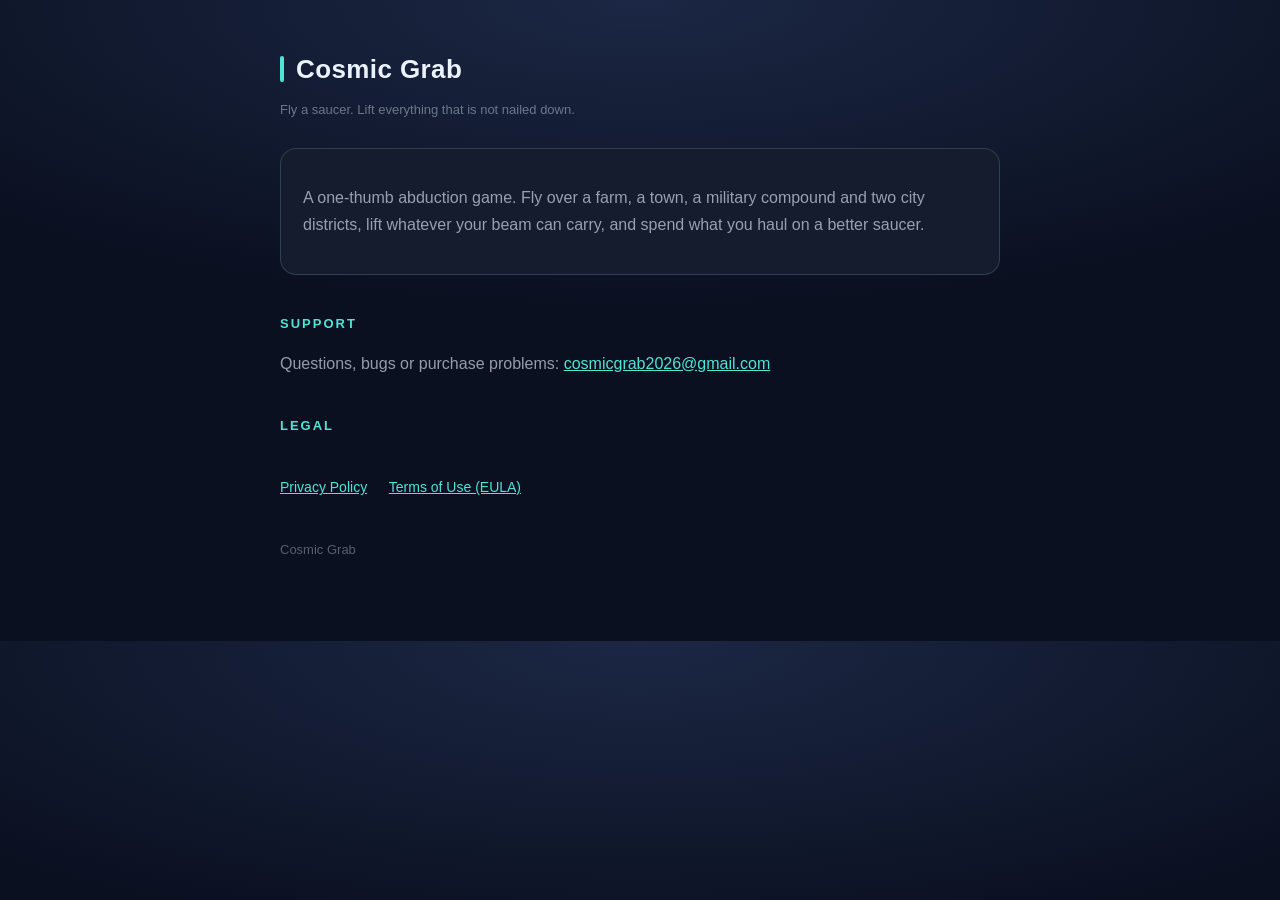
<file: index.html>
<!doctype html>
<html lang="en">
<head>
<meta charset="utf-8">
<meta name="viewport" content="width=device-width, initial-scale=1">
<title>Cosmic Grab</title>
<link rel="stylesheet" href="style.css">
</head>
<body>
<main>
  <header><div class="tick"></div><h1>Cosmic Grab</h1></header>
  <p class="meta">Fly a saucer. Lift everything that is not nailed down.</p>

  <div class="card">
    <p>A one-thumb abduction game. Fly over a farm, a town, a military compound
    and two city districts, lift whatever your beam can carry, and spend what
    you haul on a better saucer.</p>
  </div>

  <h2>Support</h2>
  <p>Questions, bugs or purchase problems:
    <a href="mailto:cosmicgrab2026@gmail.com">cosmicgrab2026@gmail.com</a></p>

  <h2>Legal</h2>
  <nav>
    <a href="privacy.html">Privacy Policy</a>
    <a href="terms.html">Terms of Use (EULA)</a>
  </nav>

  <footer>Cosmic Grab</footer>
</main>
</body>
</html>
</file>
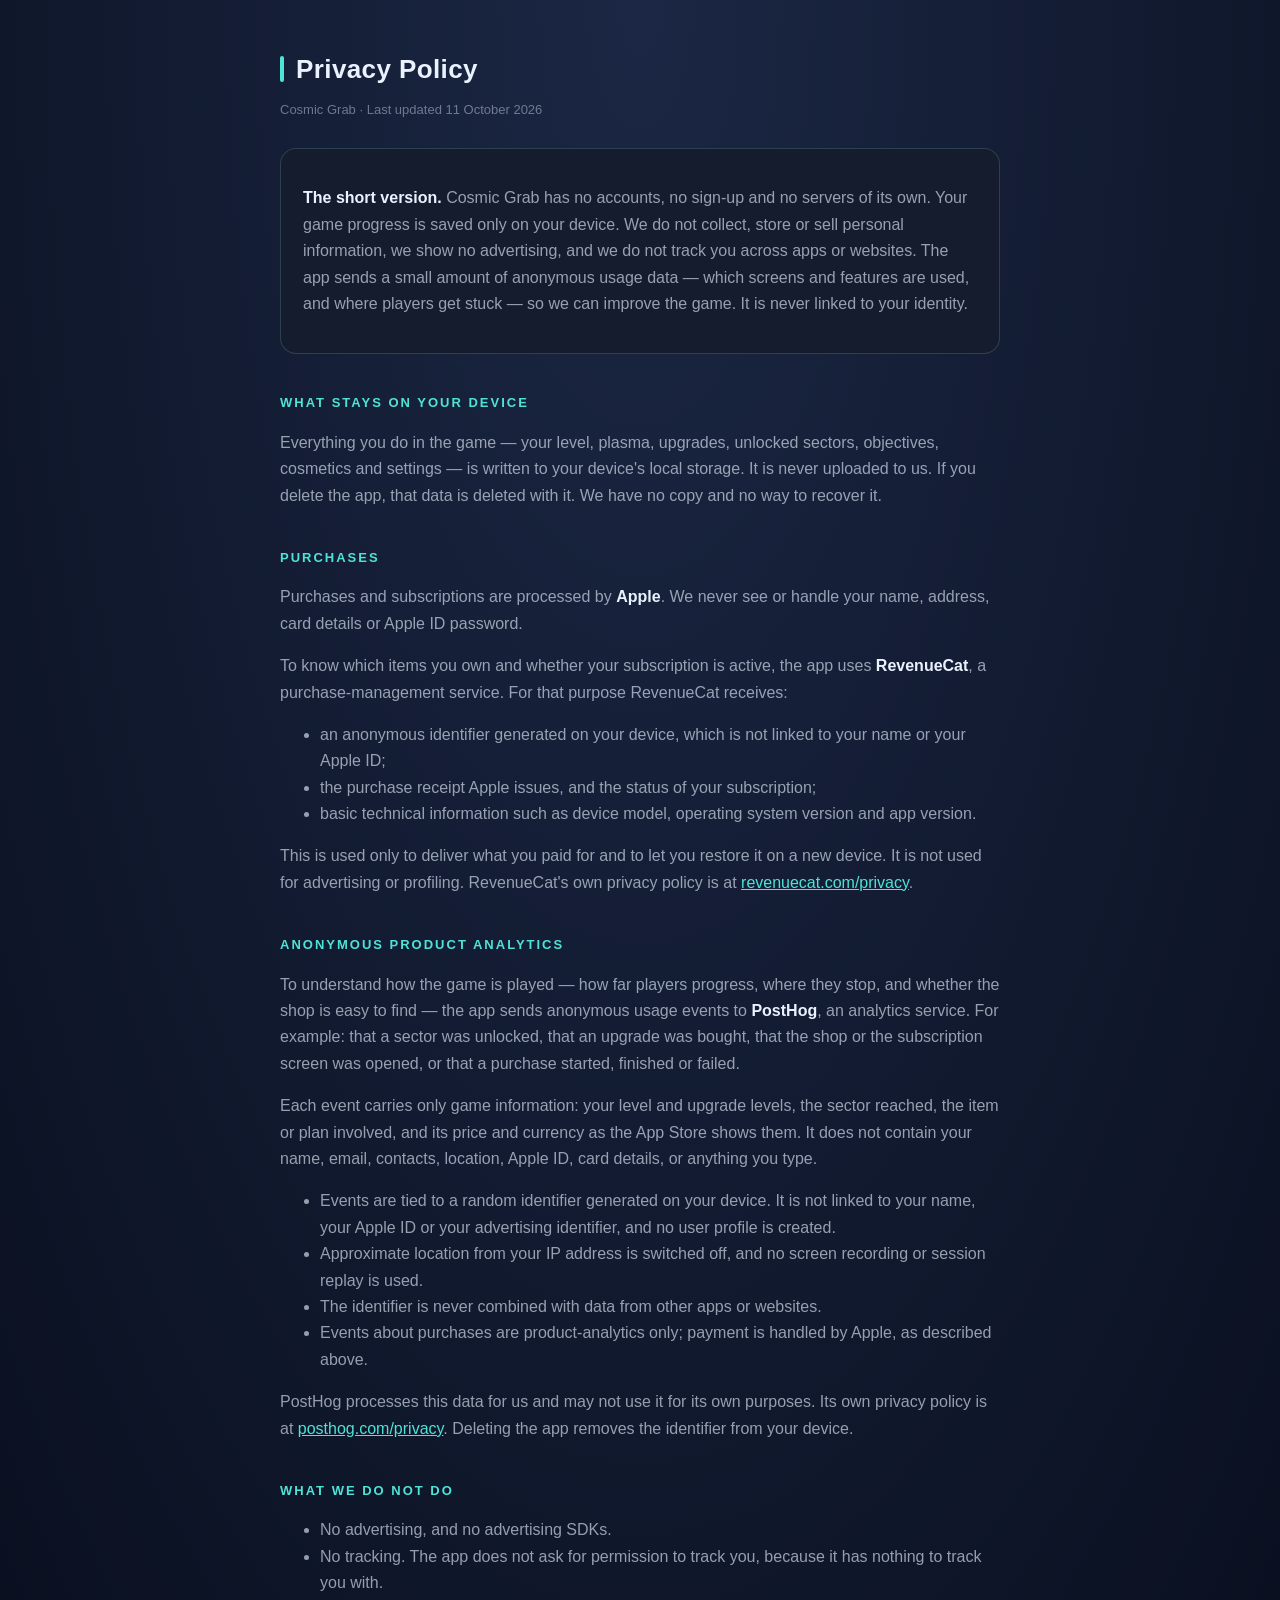
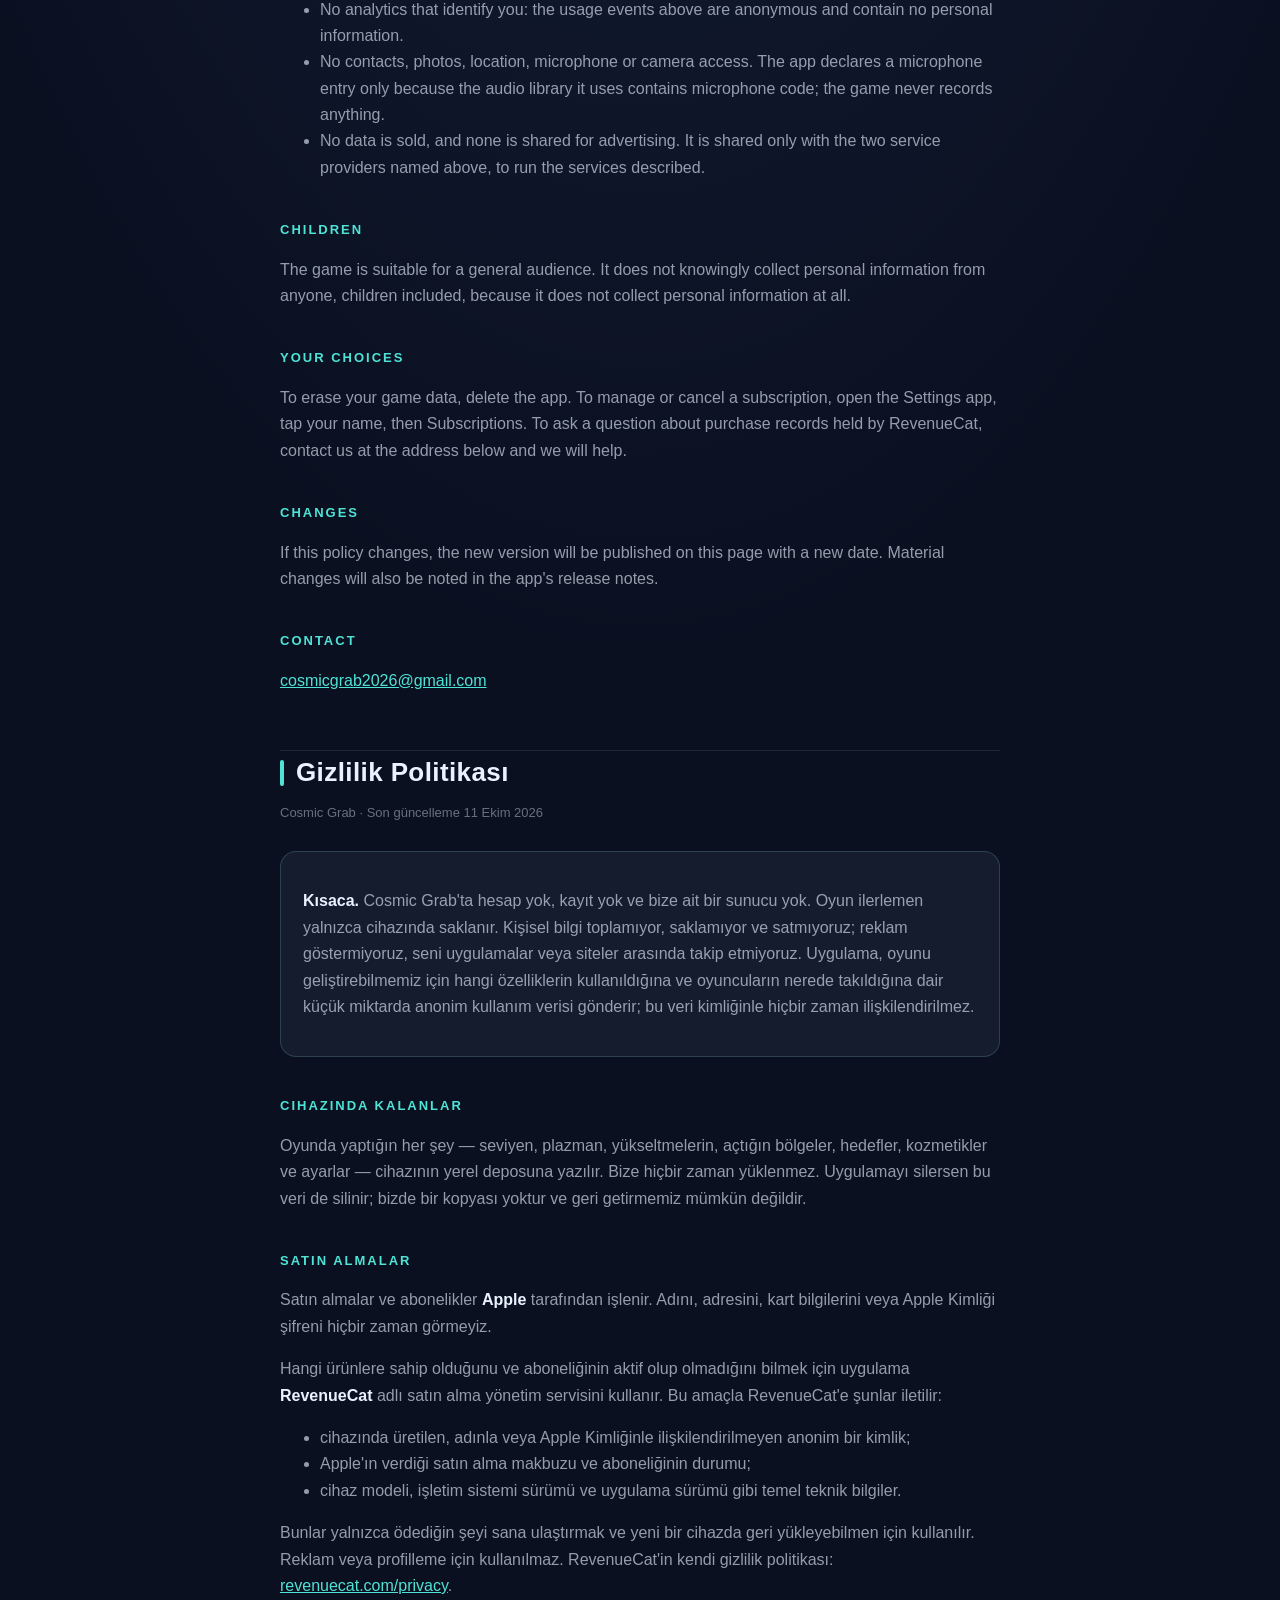
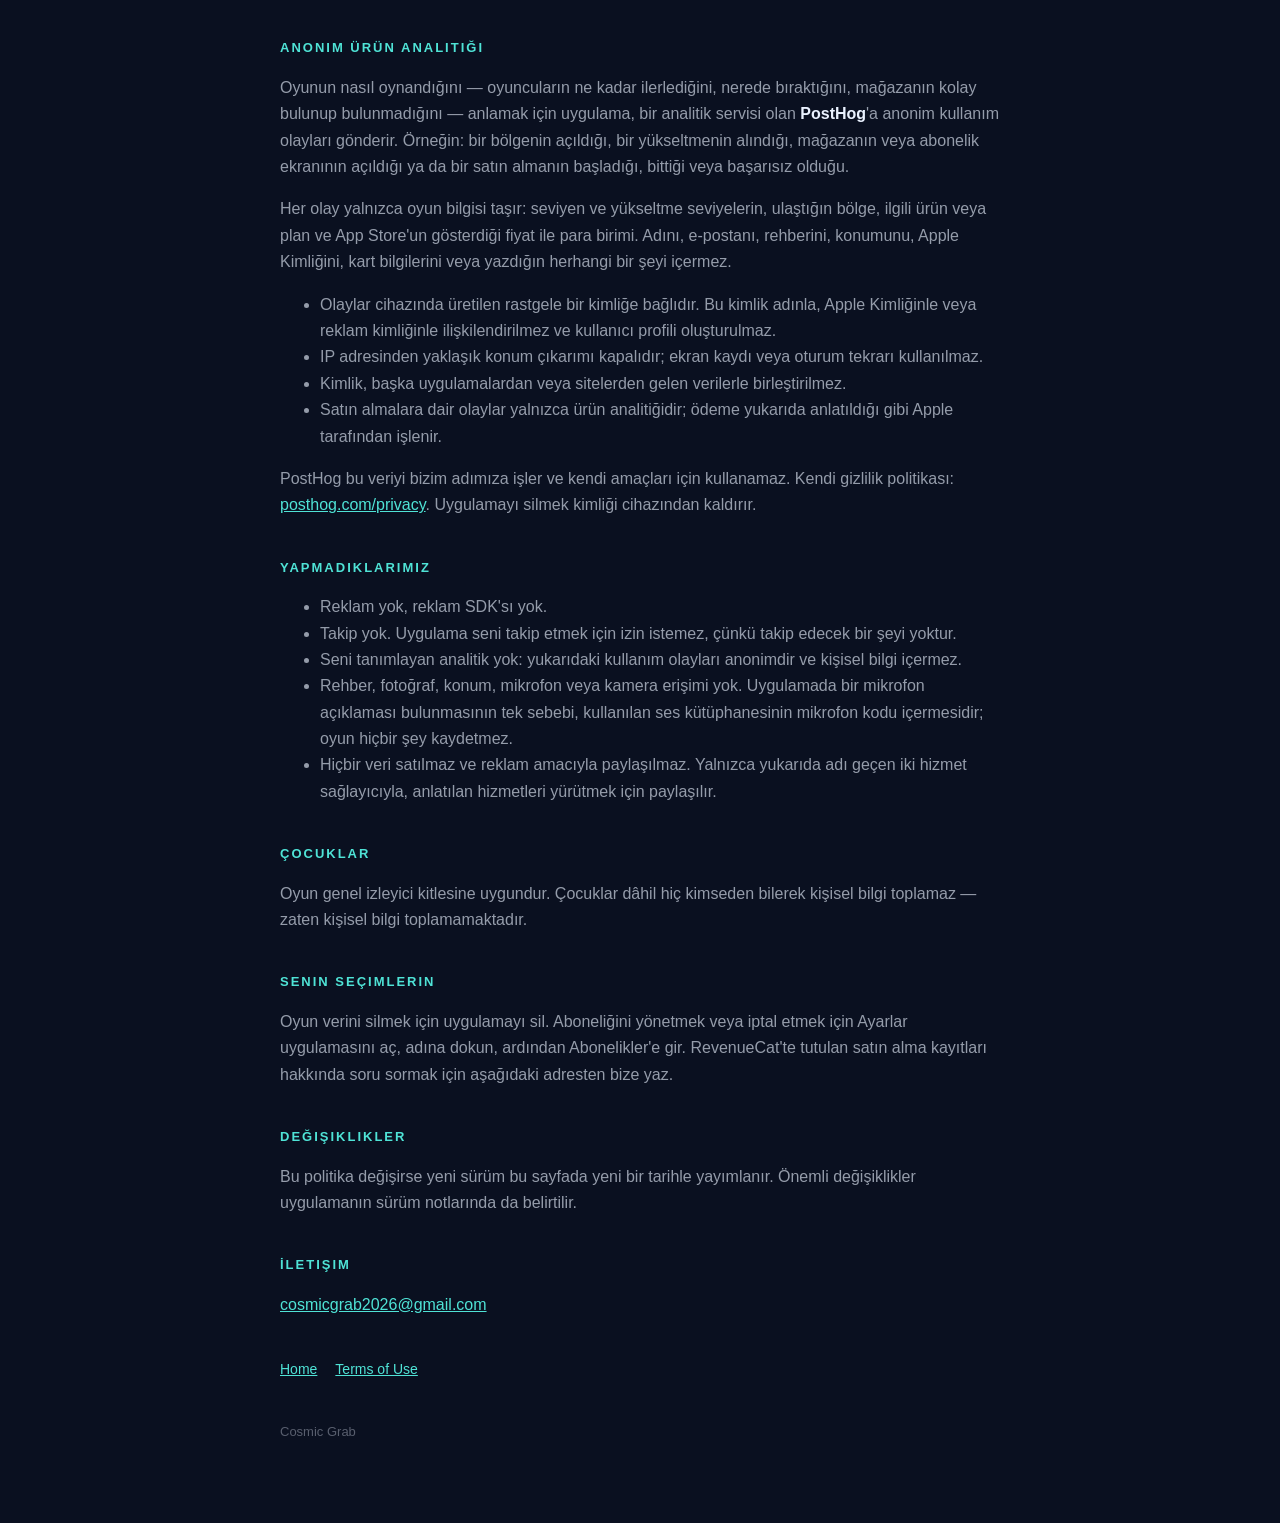
<file: privacy.html>
<!doctype html>
<html lang="en">
<head>
<meta charset="utf-8">
<meta name="viewport" content="width=device-width, initial-scale=1">
<title>Cosmic Grab — Privacy Policy</title>
<link rel="stylesheet" href="style.css">
</head>
<body>
<main>
  <header><div class="tick"></div><h1>Privacy Policy</h1></header>
  <p class="meta">Cosmic Grab · Last updated 11 October 2026</p>

  <div class="card">
    <p><strong>The short version.</strong> Cosmic Grab has no accounts, no
    sign-up and no servers of its own. Your game progress is saved only on your
    device. We do not collect, store or sell personal information, we show no
    advertising, and we do not track you across apps or websites. The app
    sends a small amount of anonymous usage data — which screens and features
    are used, and where players get stuck — so we can improve the game. It
    is never linked to your identity.</p>
  </div>

  <h2>What stays on your device</h2>
  <p>Everything you do in the game — your level, plasma, upgrades, unlocked
  sectors, objectives, cosmetics and settings — is written to your device's
  local storage. It is never uploaded to us. If you delete the app, that data
  is deleted with it. We have no copy and no way to recover it.</p>

  <h2>Purchases</h2>
  <p>Purchases and subscriptions are processed by <strong>Apple</strong>. We
  never see or handle your name, address, card details or Apple ID password.</p>
  <p>To know which items you own and whether your subscription is active, the
  app uses <strong>RevenueCat</strong>, a purchase-management service. For that
  purpose RevenueCat receives:</p>
  <ul>
    <li>an anonymous identifier generated on your device, which is not linked
      to your name or your Apple ID;</li>
    <li>the purchase receipt Apple issues, and the status of your
      subscription;</li>
    <li>basic technical information such as device model, operating system
      version and app version.</li>
  </ul>
  <p>This is used only to deliver what you paid for and to let you restore it
  on a new device. It is not used for advertising or profiling. RevenueCat's
  own privacy policy is at
  <a href="https://www.revenuecat.com/privacy">revenuecat.com/privacy</a>.</p>

  <h2>Anonymous product analytics</h2>
  <p>To understand how the game is played — how far players progress, where
  they stop, and whether the shop is easy to find — the app sends anonymous
  usage events to <strong>PostHog</strong>, an analytics service. For example:
  that a sector was unlocked, that an upgrade was bought, that the shop or the
  subscription screen was opened, or that a purchase started, finished or
  failed.</p>
  <p>Each event carries only game information: your level and upgrade levels,
  the sector reached, the item or plan involved, and its price and currency as
  the App Store shows them. It does not contain your name, email, contacts,
  location, Apple ID, card details, or anything you type.</p>
  <ul>
    <li>Events are tied to a random identifier generated on your device. It is
      not linked to your name, your Apple ID or your advertising identifier,
      and no user profile is created.</li>
    <li>Approximate location from your IP address is switched off, and no
      screen recording or session replay is used.</li>
    <li>The identifier is never combined with data from other apps or
      websites.</li>
    <li>Events about purchases are product-analytics only; payment is handled
      by Apple, as described above.</li>
  </ul>
  <p>PostHog processes this data for us and may not use it for its own
  purposes. Its own privacy policy is at
  <a href="https://posthog.com/privacy">posthog.com/privacy</a>. Deleting the
  app removes the identifier from your device.</p>

  <h2>What we do not do</h2>
  <ul>
    <li>No advertising, and no advertising SDKs.</li>
    <li>No tracking. The app does not ask for permission to track you, because
      it has nothing to track you with.</li>
    <li>No analytics that identify you: the usage events above are anonymous
      and contain no personal information.</li>
    <li>No contacts, photos, location, microphone or camera access. The app
      declares a microphone entry only because the audio library it uses
      contains microphone code; the game never records anything.</li>
    <li>No data is sold, and none is shared for advertising. It is shared only
      with the two service providers named above, to run the services
      described.</li>
  </ul>

  <h2>Children</h2>
  <p>The game is suitable for a general audience. It does not knowingly collect
  personal information from anyone, children included, because it does not
  collect personal information at all.</p>

  <h2>Your choices</h2>
  <p>To erase your game data, delete the app. To manage or cancel a
  subscription, open the Settings app, tap your name, then Subscriptions. To
  ask a question about purchase records held by RevenueCat, contact us at the
  address below and we will help.</p>

  <h2>Changes</h2>
  <p>If this policy changes, the new version will be published on this page
  with a new date. Material changes will also be noted in the app's release
  notes.</p>

  <h2>Contact</h2>
  <p><a href="mailto:cosmicgrab2026@gmail.com">cosmicgrab2026@gmail.com</a></p>

  <hr>

  <header><div class="tick"></div><h1>Gizlilik Politikası</h1></header>
  <p class="meta">Cosmic Grab · Son güncelleme 11 Ekim 2026</p>

  <div class="card">
    <p><strong>Kısaca.</strong> Cosmic Grab'ta hesap yok, kayıt yok ve bize
    ait bir sunucu yok. Oyun ilerlemen yalnızca cihazında saklanır. Kişisel
    bilgi toplamıyor, saklamıyor ve satmıyoruz; reklam
    göstermiyoruz, seni uygulamalar veya siteler arasında takip etmiyoruz.
    Uygulama, oyunu geliştirebilmemiz için hangi özelliklerin kullanıldığına
    ve oyuncuların nerede takıldığına dair küçük miktarda anonim kullanım verisi
    gönderir; bu veri kimliğinle hiçbir zaman ilişkilendirilmez.</p>
  </div>

  <h2>Cihazında kalanlar</h2>
  <p>Oyunda yaptığın her şey — seviyen, plazman, yükseltmelerin, açtığın
  bölgeler, hedefler, kozmetikler ve ayarlar — cihazının yerel deposuna yazılır.
  Bize hiçbir zaman yüklenmez. Uygulamayı silersen bu veri de silinir; bizde bir
  kopyası yoktur ve geri getirmemiz mümkün değildir.</p>

  <h2>Satın almalar</h2>
  <p>Satın almalar ve abonelikler <strong>Apple</strong> tarafından işlenir.
  Adını, adresini, kart bilgilerini veya Apple Kimliği şifreni hiçbir zaman
  görmeyiz.</p>
  <p>Hangi ürünlere sahip olduğunu ve aboneliğinin aktif olup olmadığını
  bilmek için uygulama <strong>RevenueCat</strong> adlı satın alma yönetim
  servisini kullanır. Bu amaçla RevenueCat'e şunlar iletilir:</p>
  <ul>
    <li>cihazında üretilen, adınla veya Apple Kimliğinle ilişkilendirilmeyen
      anonim bir kimlik;</li>
    <li>Apple'ın verdiği satın alma makbuzu ve aboneliğinin durumu;</li>
    <li>cihaz modeli, işletim sistemi sürümü ve uygulama sürümü gibi temel
      teknik bilgiler.</li>
  </ul>
  <p>Bunlar yalnızca ödediğin şeyi sana ulaştırmak ve yeni bir cihazda geri
  yükleyebilmen için kullanılır. Reklam veya profilleme için kullanılmaz.
  RevenueCat'in kendi gizlilik politikası:
  <a href="https://www.revenuecat.com/privacy">revenuecat.com/privacy</a>.</p>

  <h2>Anonim ürün analitiği</h2>
  <p>Oyunun nasıl oynandığını — oyuncuların ne kadar ilerlediğini, nerede
  bıraktığını, mağazanın kolay bulunup bulunmadığını — anlamak için uygulama,
  bir analitik servisi olan <strong>PostHog</strong>'a anonim kullanım
  olayları gönderir. Örneğin: bir bölgenin açıldığı, bir yükseltmenin alındığı,
  mağazanın veya abonelik ekranının açıldığı ya da bir satın almanın başladığı,
  bittiği veya başarısız olduğu.</p>
  <p>Her olay yalnızca oyun bilgisi taşır: seviyen ve yükseltme seviyelerin,
  ulaştığın bölge, ilgili ürün veya plan ve App Store'un gösterdiği fiyat ile
  para birimi. Adını, e-postanı, rehberini, konumunu, Apple Kimliğini, kart
  bilgilerini veya yazdığın herhangi bir şeyi içermez.</p>
  <ul>
    <li>Olaylar cihazında üretilen rastgele bir kimliğe bağlıdır. Bu kimlik
      adınla, Apple Kimliğinle veya reklam kimliğinle ilişkilendirilmez ve
      kullanıcı profili oluşturulmaz.</li>
    <li>IP adresinden yaklaşık konum çıkarımı kapalıdır; ekran kaydı veya
      oturum tekrarı kullanılmaz.</li>
    <li>Kimlik, başka uygulamalardan veya sitelerden gelen verilerle
      birleştirilmez.</li>
    <li>Satın almalara dair olaylar yalnızca ürün analitiğidir; ödeme yukarıda
      anlatıldığı gibi Apple tarafından işlenir.</li>
  </ul>
  <p>PostHog bu veriyi bizim adımıza işler ve kendi amaçları için kullanamaz.
  Kendi gizlilik politikası:
  <a href="https://posthog.com/privacy">posthog.com/privacy</a>. Uygulamayı
  silmek kimliği cihazından kaldırır.</p>

  <h2>Yapmadıklarımız</h2>
  <ul>
    <li>Reklam yok, reklam SDK'sı yok.</li>
    <li>Takip yok. Uygulama seni takip etmek için izin istemez, çünkü takip
      edecek bir şeyi yoktur.</li>
    <li>Seni tanımlayan analitik yok: yukarıdaki kullanım olayları anonimdir
      ve kişisel bilgi içermez.</li>
    <li>Rehber, fotoğraf, konum, mikrofon veya kamera erişimi yok. Uygulamada
      bir mikrofon açıklaması bulunmasının tek sebebi, kullanılan ses
      kütüphanesinin mikrofon kodu içermesidir; oyun hiçbir şey kaydetmez.</li>
    <li>Hiçbir veri satılmaz ve reklam amacıyla paylaşılmaz. Yalnızca yukarıda
      adı geçen iki hizmet sağlayıcıyla, anlatılan hizmetleri yürütmek için
      paylaşılır.</li>
  </ul>

  <h2>Çocuklar</h2>
  <p>Oyun genel izleyici kitlesine uygundur. Çocuklar dâhil hiç kimseden
  bilerek kişisel bilgi toplamaz — zaten kişisel bilgi toplamamaktadır.</p>

  <h2>Senin seçimlerin</h2>
  <p>Oyun verini silmek için uygulamayı sil. Aboneliğini yönetmek veya iptal
  etmek için Ayarlar uygulamasını aç, adına dokun, ardından Abonelikler'e gir.
  RevenueCat'te tutulan satın alma kayıtları hakkında soru sormak için
  aşağıdaki adresten bize yaz.</p>

  <h2>Değişiklikler</h2>
  <p>Bu politika değişirse yeni sürüm bu sayfada yeni bir tarihle yayımlanır.
  Önemli değişiklikler uygulamanın sürüm notlarında da belirtilir.</p>

  <h2>İletişim</h2>
  <p><a href="mailto:cosmicgrab2026@gmail.com">cosmicgrab2026@gmail.com</a></p>

  <nav><a href="index.html">Home</a><a href="terms.html">Terms of Use</a></nav>
  <footer>Cosmic Grab</footer>
</main>
</body>
</html>
</file>
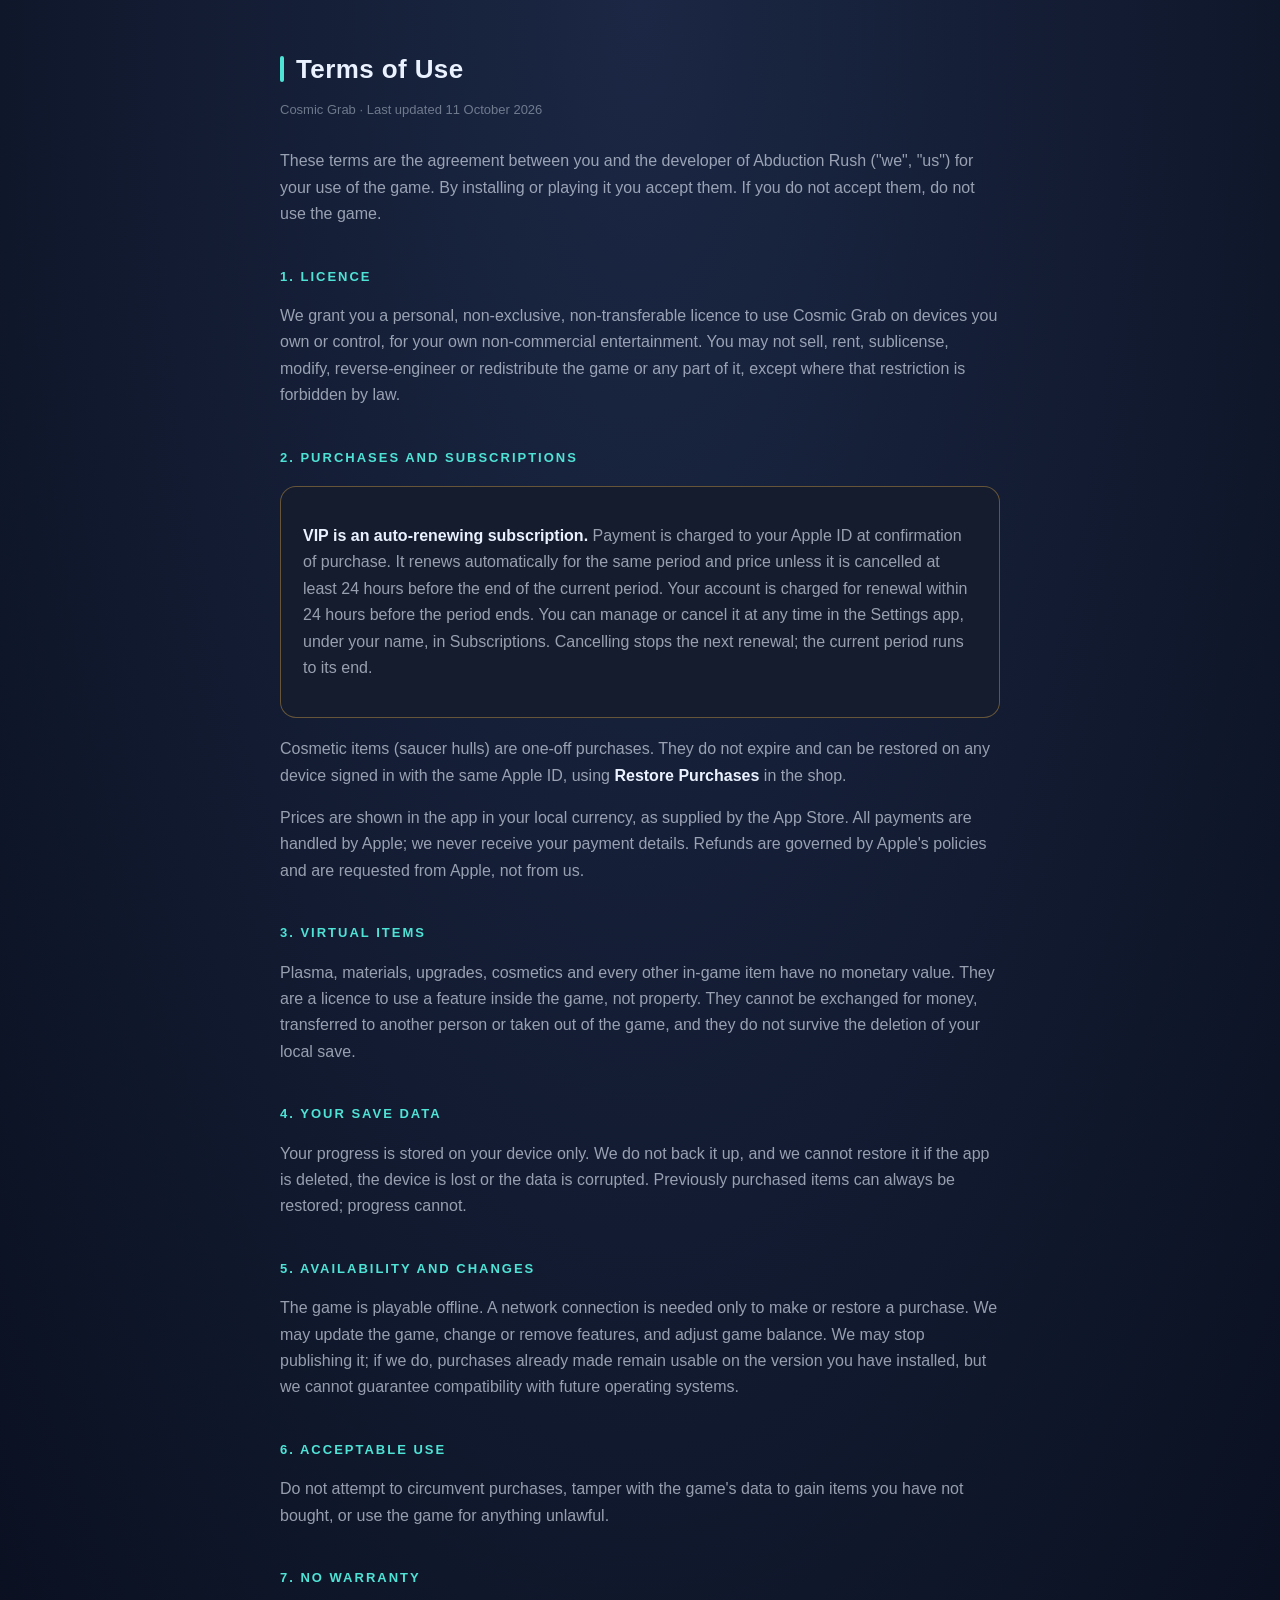
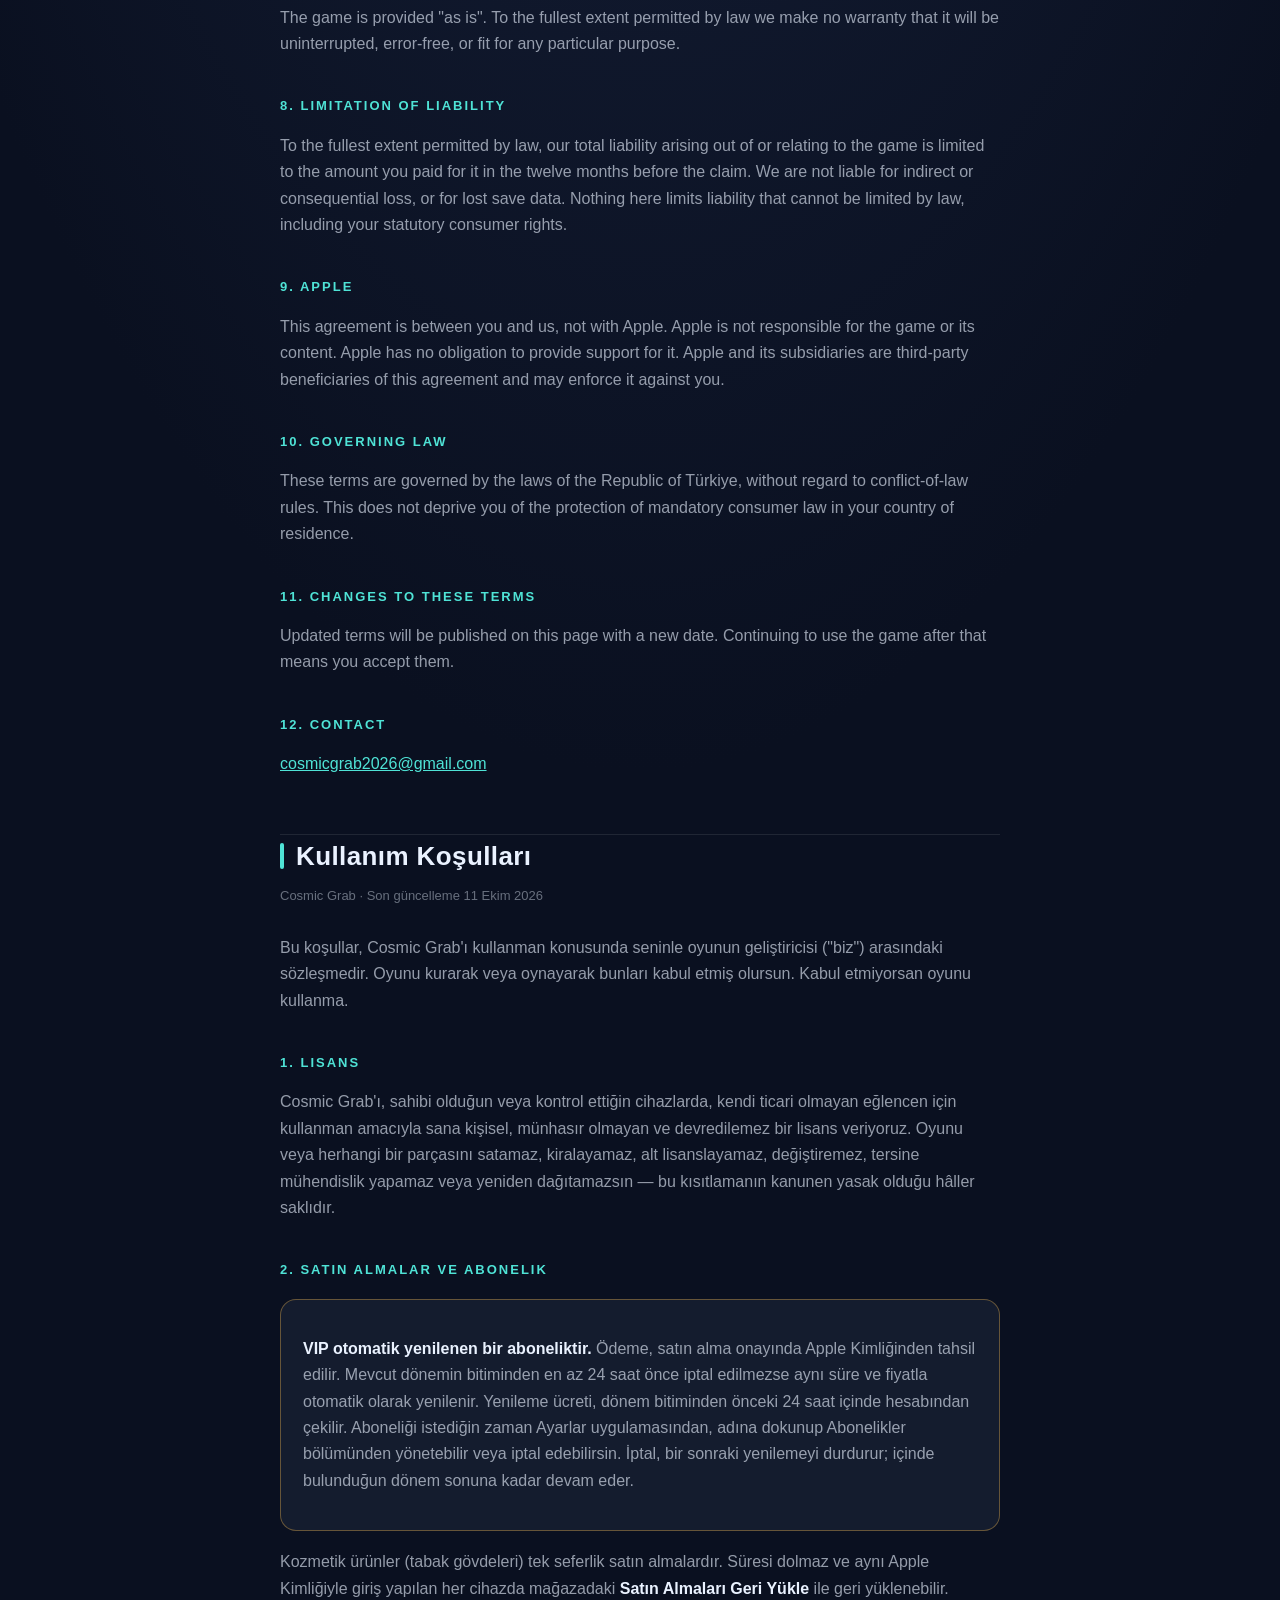
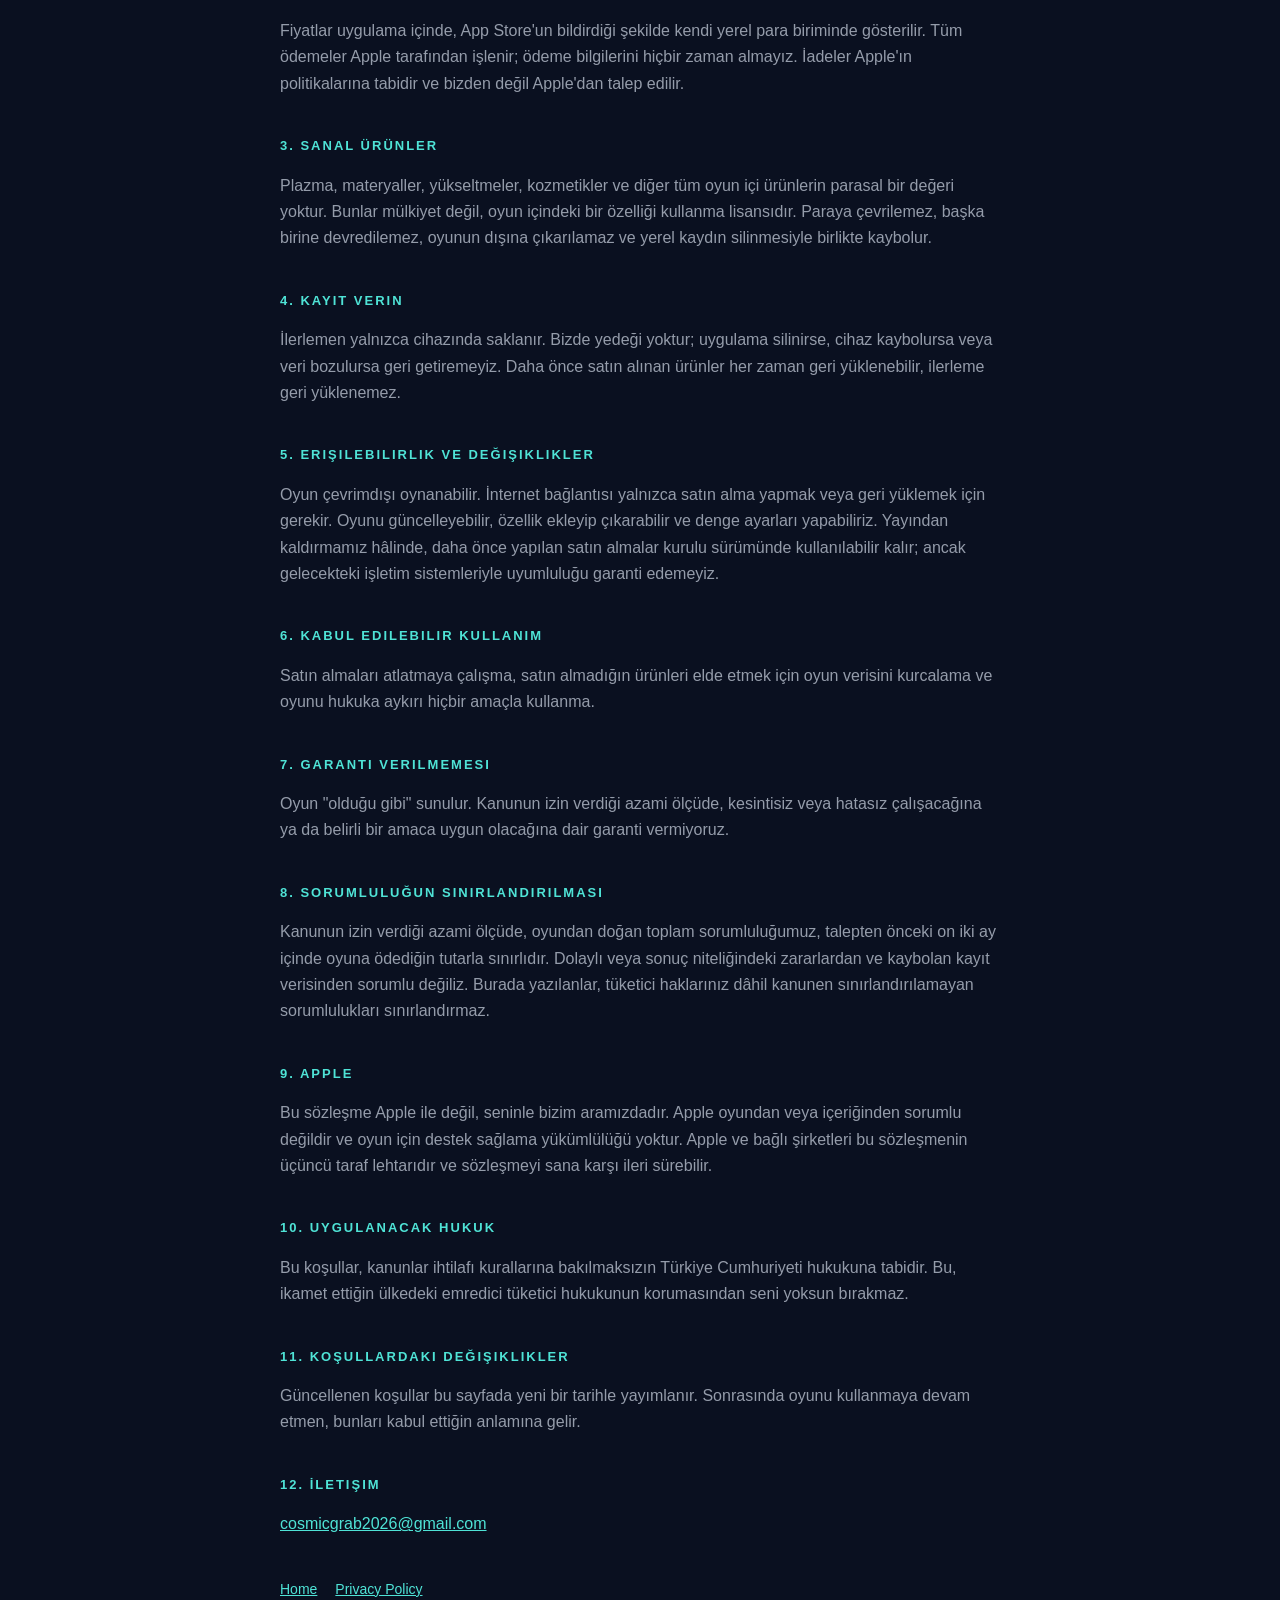
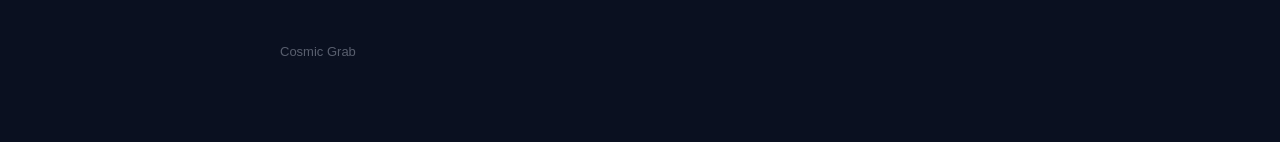
<file: terms.html>
<!doctype html>
<html lang="en">
<head>
<meta charset="utf-8">
<meta name="viewport" content="width=device-width, initial-scale=1">
<title>Cosmic Grab — Terms of Use</title>
<link rel="stylesheet" href="style.css">
</head>
<body>
<main>
  <header><div class="tick"></div><h1>Terms of Use</h1></header>
  <p class="meta">Cosmic Grab · Last updated 11 October 2026</p>

  <p>These terms are the agreement between you and the developer of Abduction
  Rush ("we", "us") for your use of the game. By installing or playing it you
  accept them. If you do not accept them, do not use the game.</p>

  <h2>1. Licence</h2>
  <p>We grant you a personal, non-exclusive, non-transferable licence to use
  Cosmic Grab on devices you own or control, for your own non-commercial
  entertainment. You may not sell, rent, sublicense, modify, reverse-engineer
  or redistribute the game or any part of it, except where that restriction is
  forbidden by law.</p>

  <h2>2. Purchases and subscriptions</h2>
  <div class="card gold">
    <p><strong>VIP is an auto-renewing subscription.</strong> Payment is charged
    to your Apple ID at confirmation of purchase. It renews automatically for
    the same period and price unless it is cancelled at least 24 hours before
    the end of the current period. Your account is charged for renewal within
    24 hours before the period ends. You can manage or cancel it at any time in
    the Settings app, under your name, in Subscriptions. Cancelling stops the
    next renewal; the current period runs to its end.</p>
  </div>
  <p>Cosmetic items (saucer hulls) are one-off purchases. They do not expire
  and can be restored on any device signed in with the same Apple ID, using
  <strong>Restore Purchases</strong> in the shop.</p>
  <p>Prices are shown in the app in your local currency, as supplied by the
  App Store. All payments are handled by Apple; we never receive your payment
  details. Refunds are governed by Apple's policies and are requested from
  Apple, not from us.</p>

  <h2>3. Virtual items</h2>
  <p>Plasma, materials, upgrades, cosmetics and every other in-game item have
  no monetary value. They are a licence to use a feature inside the game, not
  property. They cannot be exchanged for money, transferred to another person
  or taken out of the game, and they do not survive the deletion of your local
  save.</p>

  <h2>4. Your save data</h2>
  <p>Your progress is stored on your device only. We do not back it up, and we
  cannot restore it if the app is deleted, the device is lost or the data is
  corrupted. Previously purchased items can always be restored; progress cannot.</p>

  <h2>5. Availability and changes</h2>
  <p>The game is playable offline. A network connection is needed only to make
  or restore a purchase. We may update the game, change or remove features,
  and adjust game balance. We may stop publishing it; if we do, purchases
  already made remain usable on the version you have installed, but we cannot
  guarantee compatibility with future operating systems.</p>

  <h2>6. Acceptable use</h2>
  <p>Do not attempt to circumvent purchases, tamper with the game's data to
  gain items you have not bought, or use the game for anything unlawful.</p>

  <h2>7. No warranty</h2>
  <p>The game is provided "as is". To the fullest extent permitted by law we
  make no warranty that it will be uninterrupted, error-free, or fit for any
  particular purpose.</p>

  <h2>8. Limitation of liability</h2>
  <p>To the fullest extent permitted by law, our total liability arising out of
  or relating to the game is limited to the amount you paid for it in the
  twelve months before the claim. We are not liable for indirect or
  consequential loss, or for lost save data. Nothing here limits liability
  that cannot be limited by law, including your statutory consumer rights.</p>

  <h2>9. Apple</h2>
  <p>This agreement is between you and us, not with Apple. Apple is not
  responsible for the game or its content. Apple has no obligation to provide
  support for it. Apple and its subsidiaries are third-party beneficiaries of
  this agreement and may enforce it against you.</p>

  <h2>10. Governing law</h2>
  <p>These terms are governed by the laws of the Republic of Türkiye, without
  regard to conflict-of-law rules. This does not deprive you of the protection
  of mandatory consumer law in your country of residence.</p>

  <h2>11. Changes to these terms</h2>
  <p>Updated terms will be published on this page with a new date. Continuing
  to use the game after that means you accept them.</p>

  <h2>12. Contact</h2>
  <p><a href="mailto:cosmicgrab2026@gmail.com">cosmicgrab2026@gmail.com</a></p>

  <hr>

  <header><div class="tick"></div><h1>Kullanım Koşulları</h1></header>
  <p class="meta">Cosmic Grab · Son güncelleme 11 Ekim 2026</p>

  <p>Bu koşullar, Cosmic Grab'ı kullanman konusunda seninle oyunun
  geliştiricisi ("biz") arasındaki sözleşmedir. Oyunu kurarak veya oynayarak
  bunları kabul etmiş olursun. Kabul etmiyorsan oyunu kullanma.</p>

  <h2>1. Lisans</h2>
  <p>Cosmic Grab'ı, sahibi olduğun veya kontrol ettiğin cihazlarda, kendi
  ticari olmayan eğlencen için kullanman amacıyla sana kişisel, münhasır
  olmayan ve devredilemez bir lisans veriyoruz. Oyunu veya herhangi bir
  parçasını satamaz, kiralayamaz, alt lisanslayamaz, değiştiremez, tersine
  mühendislik yapamaz veya yeniden dağıtamazsın — bu kısıtlamanın kanunen
  yasak olduğu hâller saklıdır.</p>

  <h2>2. Satın almalar ve abonelik</h2>
  <div class="card gold">
    <p><strong>VIP otomatik yenilenen bir aboneliktir.</strong> Ödeme, satın
    alma onayında Apple Kimliğinden tahsil edilir. Mevcut dönemin bitiminden en
    az 24 saat önce iptal edilmezse aynı süre ve fiyatla otomatik olarak
    yenilenir. Yenileme ücreti, dönem bitiminden önceki 24 saat içinde
    hesabından çekilir. Aboneliği istediğin zaman Ayarlar uygulamasından, adına
    dokunup Abonelikler bölümünden yönetebilir veya iptal edebilirsin. İptal,
    bir sonraki yenilemeyi durdurur; içinde bulunduğun dönem sonuna kadar
    devam eder.</p>
  </div>
  <p>Kozmetik ürünler (tabak gövdeleri) tek seferlik satın almalardır. Süresi
  dolmaz ve aynı Apple Kimliğiyle giriş yapılan her cihazda mağazadaki
  <strong>Satın Almaları Geri Yükle</strong> ile geri yüklenebilir.</p>
  <p>Fiyatlar uygulama içinde, App Store'un bildirdiği şekilde kendi yerel para
  biriminde gösterilir. Tüm ödemeler Apple tarafından işlenir; ödeme bilgilerini
  hiçbir zaman almayız. İadeler Apple'ın politikalarına tabidir ve bizden değil
  Apple'dan talep edilir.</p>

  <h2>3. Sanal ürünler</h2>
  <p>Plazma, materyaller, yükseltmeler, kozmetikler ve diğer tüm oyun içi
  ürünlerin parasal bir değeri yoktur. Bunlar mülkiyet değil, oyun içindeki bir
  özelliği kullanma lisansıdır. Paraya çevrilemez, başka birine devredilemez,
  oyunun dışına çıkarılamaz ve yerel kaydın silinmesiyle birlikte kaybolur.</p>

  <h2>4. Kayıt verin</h2>
  <p>İlerlemen yalnızca cihazında saklanır. Bizde yedeği yoktur; uygulama
  silinirse, cihaz kaybolursa veya veri bozulursa geri getiremeyiz. Daha önce
  satın alınan ürünler her zaman geri yüklenebilir, ilerleme geri yüklenemez.</p>

  <h2>5. Erişilebilirlik ve değişiklikler</h2>
  <p>Oyun çevrimdışı oynanabilir. İnternet bağlantısı yalnızca satın alma
  yapmak veya geri yüklemek için gerekir. Oyunu güncelleyebilir, özellik
  ekleyip çıkarabilir ve denge ayarları yapabiliriz. Yayından kaldırmamız
  hâlinde, daha önce yapılan satın almalar kurulu sürümünde kullanılabilir
  kalır; ancak gelecekteki işletim sistemleriyle uyumluluğu garanti edemeyiz.</p>

  <h2>6. Kabul edilebilir kullanım</h2>
  <p>Satın almaları atlatmaya çalışma, satın almadığın ürünleri elde etmek için
  oyun verisini kurcalama ve oyunu hukuka aykırı hiçbir amaçla kullanma.</p>

  <h2>7. Garanti verilmemesi</h2>
  <p>Oyun "olduğu gibi" sunulur. Kanunun izin verdiği azami ölçüde, kesintisiz
  veya hatasız çalışacağına ya da belirli bir amaca uygun olacağına dair
  garanti vermiyoruz.</p>

  <h2>8. Sorumluluğun sınırlandırılması</h2>
  <p>Kanunun izin verdiği azami ölçüde, oyundan doğan toplam sorumluluğumuz,
  talepten önceki on iki ay içinde oyuna ödediğin tutarla sınırlıdır. Dolaylı
  veya sonuç niteliğindeki zararlardan ve kaybolan kayıt verisinden sorumlu
  değiliz. Burada yazılanlar, tüketici haklarınız dâhil kanunen
  sınırlandırılamayan sorumlulukları sınırlandırmaz.</p>

  <h2>9. Apple</h2>
  <p>Bu sözleşme Apple ile değil, seninle bizim aramızdadır. Apple oyundan veya
  içeriğinden sorumlu değildir ve oyun için destek sağlama yükümlülüğü yoktur.
  Apple ve bağlı şirketleri bu sözleşmenin üçüncü taraf lehtarıdır ve
  sözleşmeyi sana karşı ileri sürebilir.</p>

  <h2>10. Uygulanacak hukuk</h2>
  <p>Bu koşullar, kanunlar ihtilafı kurallarına bakılmaksızın Türkiye
  Cumhuriyeti hukukuna tabidir. Bu, ikamet ettiğin ülkedeki emredici tüketici
  hukukunun korumasından seni yoksun bırakmaz.</p>

  <h2>11. Koşullardaki değişiklikler</h2>
  <p>Güncellenen koşullar bu sayfada yeni bir tarihle yayımlanır. Sonrasında
  oyunu kullanmaya devam etmen, bunları kabul ettiğin anlamına gelir.</p>

  <h2>12. İletişim</h2>
  <p><a href="mailto:cosmicgrab2026@gmail.com">cosmicgrab2026@gmail.com</a></p>

  <nav><a href="index.html">Home</a><a href="privacy.html">Privacy Policy</a></nav>
  <footer>Cosmic Grab</footer>
</main>
</body>
</html>
</file>
<file: style.css>
/* Shared look for the three legal pages. Matches the game's palette. */
:root {
  --bg: #0A1020;
  --panel: #141C2E;
  --edge: rgba(168, 255, 244, 0.16);
  --text: #EAF2FF;
  --dim: rgba(234, 242, 255, 0.62);
  --accent: #4FE3D6;
  --gold: #FFC14D;
}
* { box-sizing: border-box; }
body {
  margin: 0;
  padding: 48px 20px 80px;
  background: radial-gradient(120% 80% at 50% 0%, #1B2744 0%, var(--bg) 60%);
  color: var(--text);
  font: 16px/1.65 -apple-system, BlinkMacSystemFont, "Segoe UI", Roboto, Helvetica, Arial, sans-serif;
  -webkit-text-size-adjust: 100%;
}
main { max-width: 720px; margin: 0 auto; }
header { display: flex; align-items: center; gap: 12px; margin-bottom: 8px; }
header .tick { width: 4px; height: 26px; border-radius: 2px; background: var(--accent); }
h1 { font-size: 26px; letter-spacing: 0.4px; margin: 0; }
h2 {
  font-size: 13px; letter-spacing: 2px; text-transform: uppercase;
  color: var(--accent); margin: 38px 0 10px;
}
h3 { font-size: 16px; margin: 24px 0 6px; }
p, li { color: var(--dim); }
strong { color: var(--text); }
a { color: var(--accent); }
.meta { color: rgba(234,242,255,0.42); font-size: 13px; margin: 0 0 28px; }
.card {
  background: var(--panel); border: 1px solid var(--edge);
  border-radius: 16px; padding: 20px 22px; margin: 18px 0;
}
.card.gold { border-color: rgba(255,193,77,0.35); }
hr { border: none; border-top: 1px solid rgba(255,255,255,0.09); margin: 56px 0 0; }
nav { margin-top: 40px; font-size: 14px; }
nav a { margin-right: 18px; }
footer { color: rgba(234,242,255,0.35); font-size: 13px; margin-top: 40px; }
</file>
